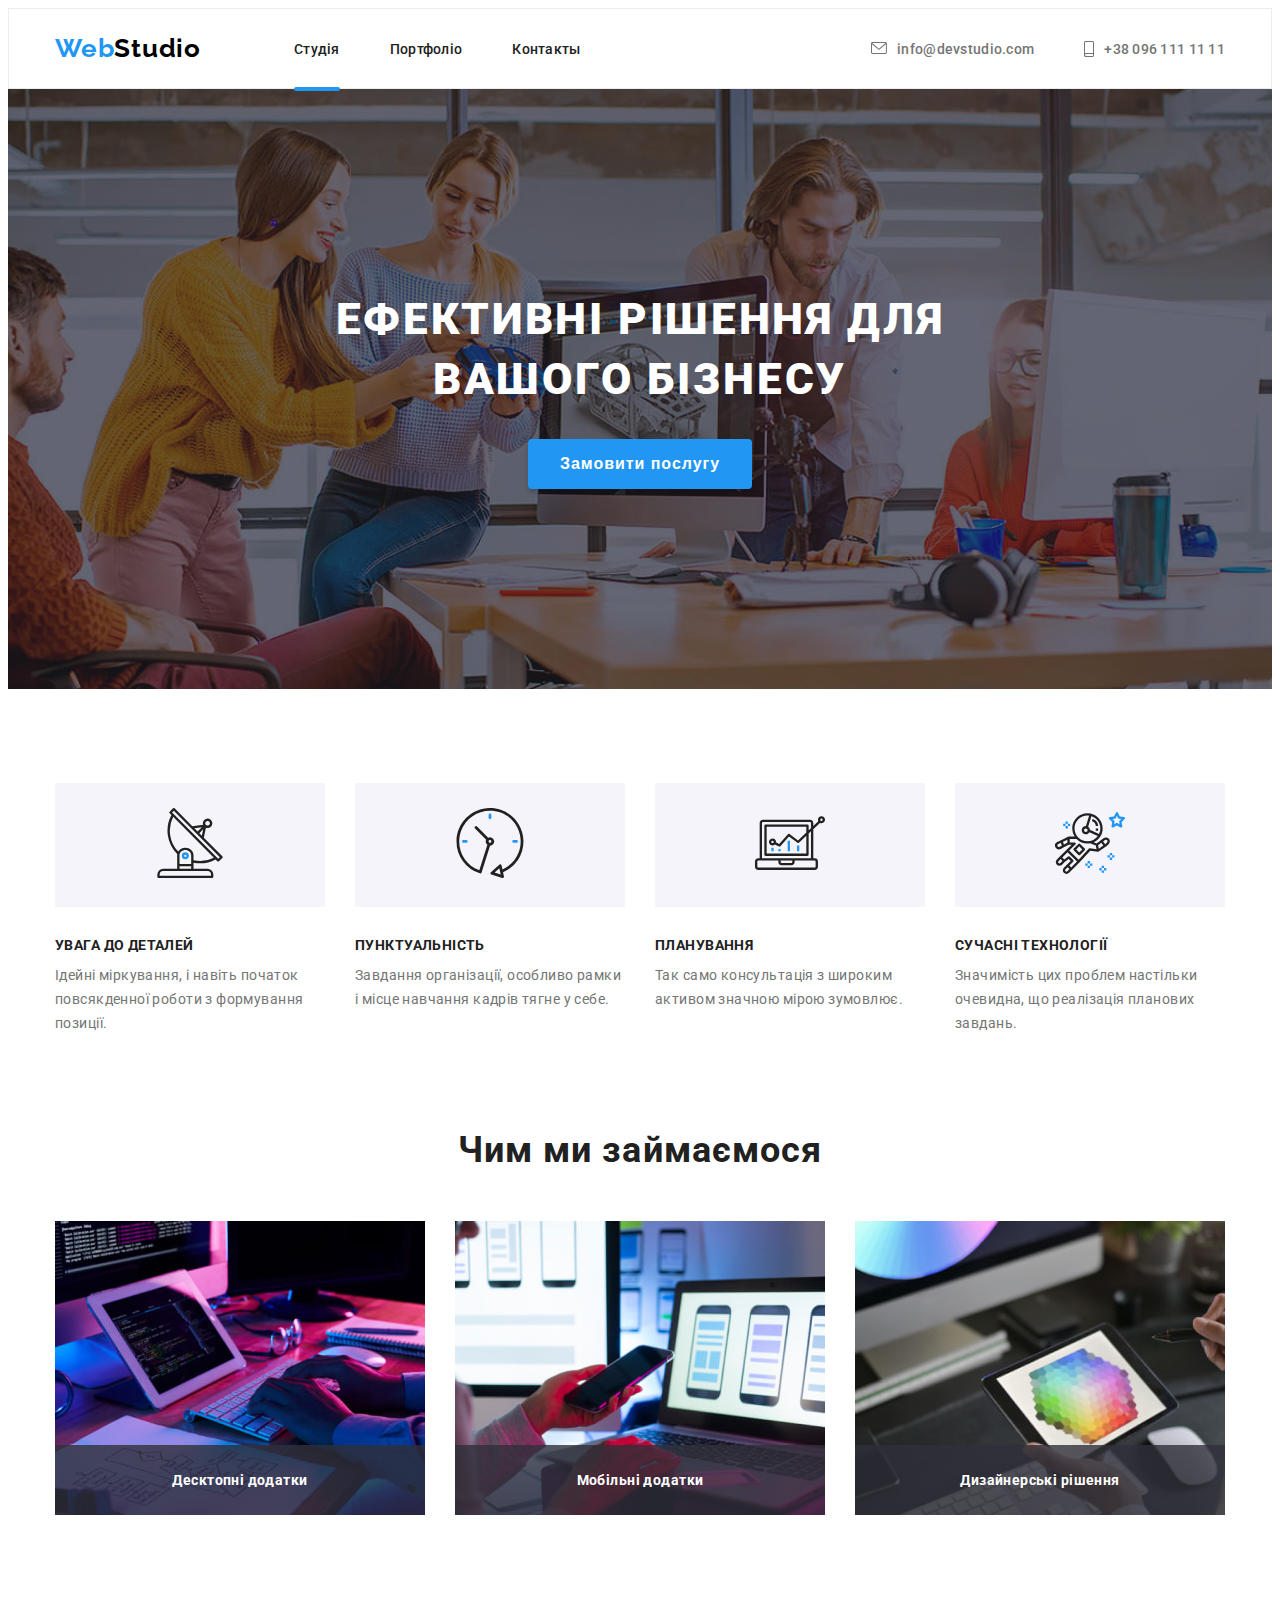
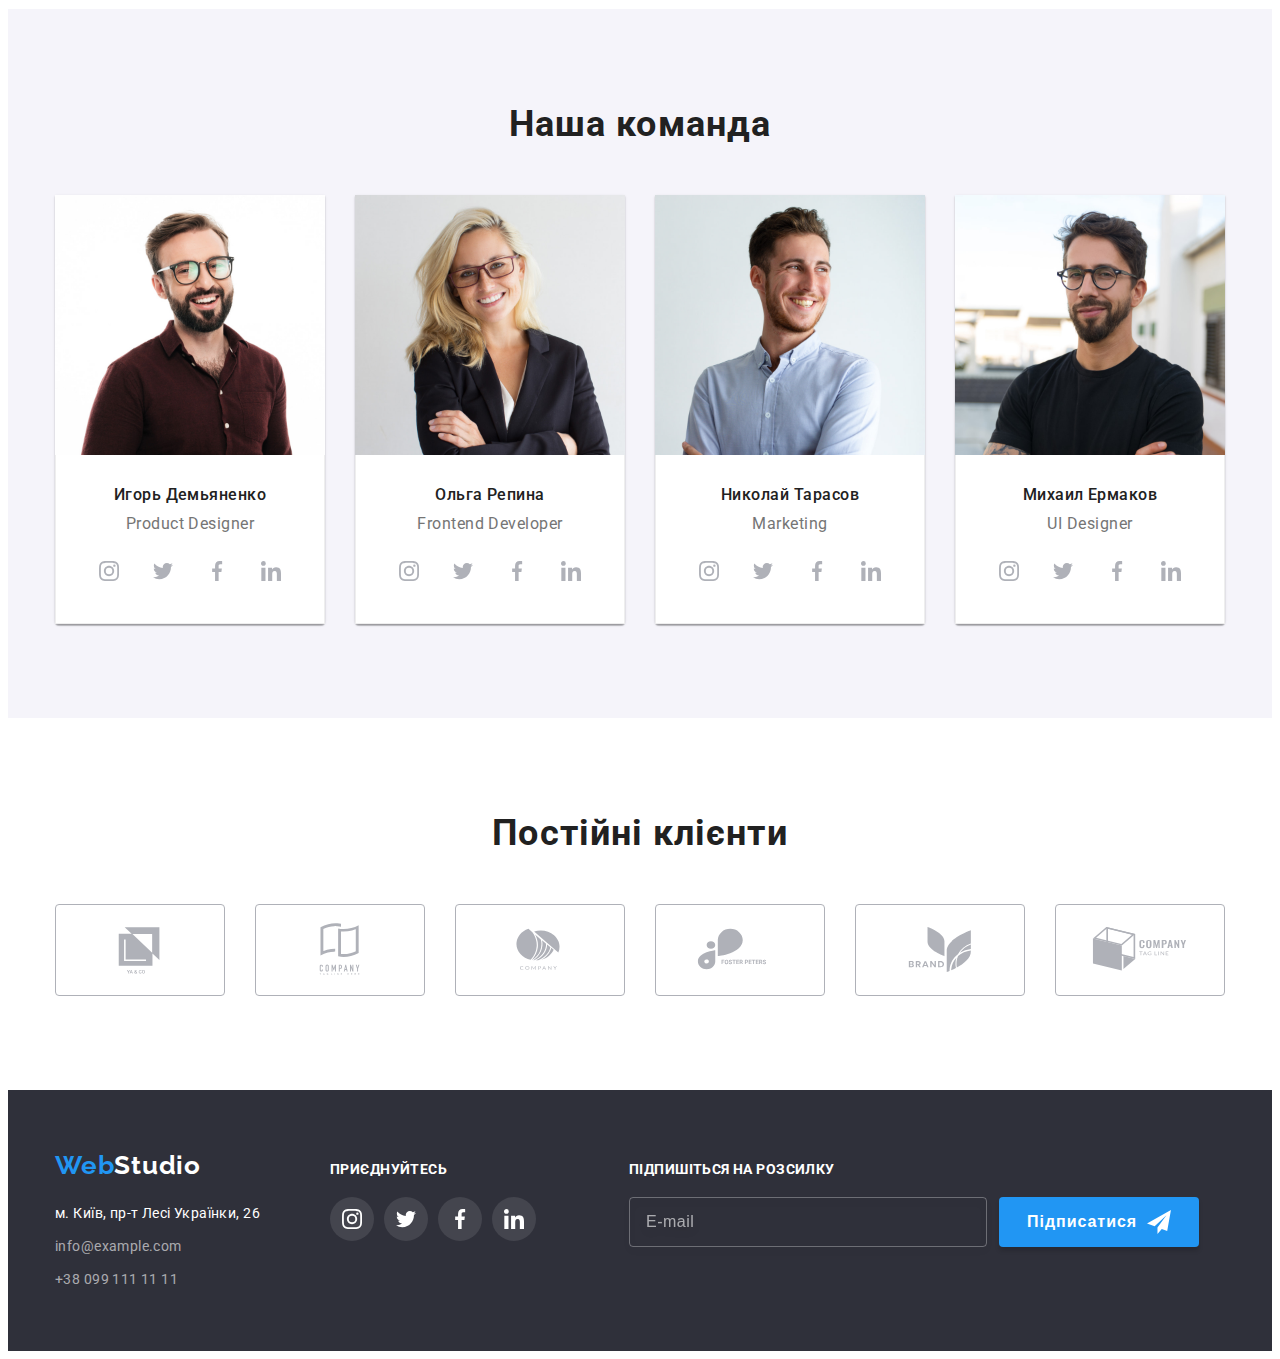
<file: index.html>
<!DOCTYPE html>
<html lang="uk">
  <head>
    <meta charset="UTF-8" />
    <meta http-equiv="X-UA-Compatible" content="IE=edge" />
    <meta name="viewport" content="width=device-width, initial-scale=1.0" />
    <title>Студія</title>
    <link rel="preconnect" href="https://fonts.googleapis.com" />
    <link rel="preconnect" href="https://fonts.gstatic.com" crossorigin />
    <link
      href="https://fonts.googleapis.com/css2?family=Raleway:wght@700&family=Roboto:wght@400;500;700;900&display=swap"
      rel="stylesheet"
    />
    <!-- Normalize start -->
    <link
      rel="stylesheet"
      href="https://cdnjs.cloudflare.com/ajax/libs/modern-normalize/1.1.0/modern-normalize.min.css"
      integrity="sha512-wpPYUAdjBVSE4KJnH1VR1HeZfpl1ub8YT/NKx4PuQ5NmX2tKuGu6U/JRp5y+Y8XG2tV+wKQpNHVUX03MfMFn9Q=="
      crossorigin="anonymous"
      referrerpolicy="no-referrer"
    />
    <!-- Normalize end -->
    <!-- Animate CSS start -->
    <link
      rel="stylesheet"
      href="https://cdnjs.cloudflare.com/ajax/libs/animate.css/4.1.1/animate.min.css"
    />
    <!-- Animate CSS end -->
    <link rel="stylesheet" href="./css/main.min.css" />
    
  </head>

  <body data-page>
    <!-- Header section studio-->
    <header class="header data-header">
      <div class="container header-container">
        <a class="logo" href="./index.html" lang="en"
          >Web<span class="logo__span">Studio</span></a
        >
        <nav class="nav">
          <ul class="nav__list">
            <li class="nav__item">
              <a class="nav__link header-link-current" href="">Студія</a>
            </li>
            <li class="nav__item">
              <a class="nav__link" href="./portfolio.html">Портфоліо</a>
            </li>
            <li class="nav__item">
              <a class="nav__link" href="">Контакты</a>
            </li>
          </ul>
        </nav>
        <ul class="nav__list">
          <li class="nav__item">
            <a class="nav__link--contacts" href="mailto:info@devstudio.com">
              <svg class="nav__icon--left" width="16" height="12">
                <use href="./images/icons/icons.svg#envelope"></use>
              </svg>
              info@devstudio.com</a
            >
          </li>
          <li class="nav__item">
            <a class="nav__link--contacts" href="tel:+380961111111">
              <svg class="nav__icon--right" width="10" height="16">
                <use href="./images/icons/icons.svg#smartphone"></use>
              </svg>
              +38 096 111 11 11</a
            >
          </li>
        </ul>
      </div>
    </header>
    <!-- Main section studio-->
    <main class="main">
      <!-- Section Hero -->
      <section class="hero">
        <div class="container header-container hero__container">
          <h1 class="hero__title">
            ЕФЕКТИВНІ РІШЕННЯ ДЛЯ <br />
            ВАШОГО БІЗНЕСУ
          </h1>
          <button class="hero__btn animate__animated animate__swing" type="button" data-modal-open>
            Замовити послугу
          </button>
        </div>
      </section>
      <!-- Section Benefits -->
      <section class="benefits">
        <div class="benefits__container">
          <ul class="benefits__list">
            <li class="benefits__item">
              <a
                class="benefits__link"
                href=""
                target="_blank"
                rel="noopener noreferrer"
                aria-label="antenna"
              >
                <svg class="benefits__icon" width="70" height="70">
                  <use href="./images/icons/icons.svg#antenna"></use>
                </svg>
              </a>
            </li>
            <li class="benefits__item">
              <a
                class="benefits__link"
                href=""
                target="_blank"
                rel="noopener noreferrer"
                aria-label="clock"
              >
                <svg class="benefits__icon" width="70" height="70">
                  <use href="./images/icons/icons.svg#clock"></use>
                </svg>
              </a>
            </li>
            <li class="benefits__item">
              <a
                class="benefits__link"
                href=""
                target="_blank"
                rel="noopener noreferrer"
                aria-label="diagram"
              >
                <svg class="benefits__icon" width="70" height="70">
                  <use href="./images/icons/icons.svg#diagram"></use>
                </svg>
              </a>
            </li>
            <li class="benefits__item">
              <a
                class="benefits__link"
                href=""
                target="_blank"
                rel="noopener noreferrer"
                aria-label="astronaut"
              >
                <svg class="benefits__icon" width="70" height="70">
                  <use href="./images/icons/icons.svg#astronaut"></use>
                </svg>
              </a>
            </li>
          </ul>
        </div>
        <div class="container">
          <ul class="description">
            <li class="description__item">
              <div class="description__box">
                <h3 class="description__title--bottom">УВАГА ДО ДЕТАЛЕЙ</h3>
                <p class="description__text">
                  Ідейні міркування, і навіть початок повсякденної роботи з формування позиції.
                </p>
              </div>
            </li>
            <li class="description__item">
              <div class="description__box">
                <h3 class="description__title--bottom">ПУНКТУАЛЬНІСТЬ</h3>
                <p class="description__text">
                  Завдання організації, особливо рамки і місце навчання кадрів тягне у себе.
                </p>
              </div>
            </li>
            <li class="description__item">
              <div class="description__box">
                <h3 class="description__title--bottom">ПЛАНУВАННЯ</h3>
                <p class="description__text">
                  Так само консультація з широким активом значною мірою зумовлює.
                </p>
              </div>
            </li>
            <li class="description__item">
              <div class="description__box">
                <h3 class="description__title--bottom">СУЧАСНІ ТЕХНОЛОГІЇ</h3>
                <p class="description__text">
                  Значимість цих проблем настільки очевидна, що реалізація планових завдань.
                </p>
              </div>
            </li>
          </ul>
        </div>
      </section>
      <!-- Section About -->
      <section class="about">
        <div class="container">
          <h2 class="about__title--indent">Чим ми займаємося</h2>
          <ul class="about__list">
            <li class="about__item">
              <img
                class="about__img"
                src="images/section3/img-box1.jpg"
                alt="работа за компьютером"
                width="370"
                height="294"
              />
              <div class="about__container">
                <h3 class="about__title">Десктопні додатки</h3>
              </div>
            </li>
            <li class="about__item">
              <img
                class="about__img"
                src="images/section3/img-box2.jpg"
                alt="работа за ноутбуком"
                width="370"
                height="294"
              />
              <div class="about__container">
                <h3 class="about__title">Мобільні додатки</h3>
              </div>
            </li>
            <li class="about__item">
              <img
                class="about__img"
                src="images/section3/img-box3.jpg"
                alt="работа за планшетом"
                width="370"
                height="294"
              />
              <div class="about__container">
                <h3 class="about__title">Дизайнерські рішення</h3>
              </div>
            </li>
          </ul>
        </div>
      </section>
      <!-- Section Team -->
      <section class="team">
        <div class="container">
          <h2 class="about__title--indent">Наша команда</h2>
          <ul class="team__list">
            <li class="team__item">
              <img
                class="team__img"
                src="images/section4/img1.jpg"
                alt="Игорь Демьяненко"
                width="270"
                height="260"
              />
              <div class="team-wrapper">
                <h3 class="team-wrapper__title--indent">Игорь Демьяненко</h3>
                <p class="team-wrapper__text--indent" lang="en">Product Designer</p>
                <ul class="socials">
                  <li class="socials__item">
                    <a
                      class="socials__link"
                      href=""
                      target="_blank"
                      rel="noopener noreferrer"
                      aria-label="instagram"
                    >
                      <svg class="socials__icon" width="20" height="20">
                        <use href="./images/icons/icons.svg#instagram"></use>
                      </svg>
                    </a>
                  </li>
                  <li class="socials__item">
                    <a
                      class="socials__link"
                      href=""
                      target="_blank"
                      rel="noopener noreferrer"
                      aria-label="twitter"
                    >
                      <svg class="socials__icon" width="20" height="20">
                        <use href="./images/icons/icons.svg#twitter"></use>
                      </svg>
                    </a>
                  </li>
                  <li class="socials__item">
                    <a
                      class="socials__link"
                      href=""
                      target="_blank"
                      rel="noopener noreferrer"
                      aria-label="facebook"
                    >
                      <svg class="socials__icon" width="20" height="20">
                        <use href="./images/icons/icons.svg#facebook"></use>
                      </svg>
                    </a>
                  </li>
                  <li class="socials__item">
                    <a
                      class="socials__link"
                      href=""
                      target="_blank"
                      rel="noopener noreferrer"
                      aria-label="linkedin"
                    >
                      <svg class="socials__icon" width="20" height="20">
                        <use href="./images/icons/icons.svg#linkedin"></use>
                      </svg>
                    </a>
                  </li>
                </ul>
              </div>
            </li>
            <li class="team__item">
              <img
                class="team__img"
                src="images/section4/img2.jpg"
                alt="Ольга Репина"
                width="270"
                height="260"
              />
              <div class="team-wrapper">
                <h3 class="team-wrapper__title--indent">Ольга Репина</h3>
                <p class="team-wrapper__text--indent" lang="en">Frontend Developer</p>
                <ul class="socials">
                  <li class="socials__item">
                    <a
                      class="socials__link"
                      href=""
                      target="_blank"
                      rel="noopener noreferrer"
                      aria-label="instagram"
                    >
                      <svg class="socials__icon" width="20" height="20">
                        <use href="./images/icons/icons.svg#instagram"></use>
                      </svg>
                    </a>
                  </li>
                  <li class="socials__item">
                    <a
                      class="socials__link"
                      href=""
                      target="_blank"
                      rel="noopener noreferrer"
                      aria-label="twitter"
                    >
                      <svg class="socials__icon" width="20" height="20">
                        <use href="./images/icons/icons.svg#twitter"></use>
                      </svg>
                    </a>
                  </li>
                  <li class="socials__item">
                    <a
                      class="socials__link"
                      href=""
                      target="_blank"
                      rel="noopener noreferrer"
                      aria-label="facebook"
                    >
                      <svg class="socials__icon" width="20" height="20">
                        <use href="./images/icons/icons.svg#facebook"></use>
                      </svg>
                    </a>
                  </li>
                  <li class="socials__item">
                    <a
                      class="socials__link"
                      href=""
                      target="_blank"
                      rel="noopener noreferrer"
                      aria-label="linkedin"
                    >
                      <svg class="socials__icon" width="20" height="20">
                        <use href="./images/icons/icons.svg#linkedin"></use>
                      </svg>
                    </a>
                  </li>
                </ul>
              </div>
            </li>
            <li class="team__item">
              <img
                class="team__img"
                src="images/section4/img3.jpg"
                alt="Николай Тарасов"
                width="270"
                height="260"
              />
              <div class="team-wrapper">
                <h3 class="team-wrapper__title--indent">Николай Тарасов</h3>
                <p class="team-wrapper__text--indent" lang="en">Marketing</p>
                <ul class="socials">
                  <li class="socials__item">
                    <a
                      class="socials__link"
                      href=""
                      target="_blank"
                      rel="noopener noreferrer"
                      aria-label="instagram"
                    >
                      <svg class="socials__icon" width="20" height="20">
                        <use href="./images/icons/icons.svg#instagram"></use>
                      </svg>
                    </a>
                  </li>
                  <li class="socials__item">
                    <a
                      class="socials__link"
                      href=""
                      target="_blank"
                      rel="noopener noreferrer"
                      aria-label="twitter"
                    >
                      <svg class="socials__icon" width="20" height="20">
                        <use href="./images/icons/icons.svg#twitter"></use>
                      </svg>
                    </a>
                  </li>
                  <li class="socials__item">
                    <a
                      class="socials__link"
                      href=""
                      target="_blank"
                      rel="noopener noreferrer"
                      aria-label="facebook"
                    >
                      <svg class="socials__icon" width="20" height="20">
                        <use href="./images/icons/icons.svg#facebook"></use>
                      </svg>
                    </a>
                  </li>
                  <li class="socials__item">
                    <a
                      class="socials__link"
                      href=""
                      target="_blank"
                      rel="noopener noreferrer"
                      aria-label="linkedin"
                    >
                      <svg class="socials__icon" width="20" height="20">
                        <use href="./images/icons/icons.svg#linkedin"></use>
                      </svg>
                    </a>
                  </li>
                </ul>
              </div>
            </li>
            <li class="team__item">
              <img
                class="team__img"
                src="images/section4/img4.jpg"
                alt="Михаил Ермаков"
                width="270"
                height="260"
              />
              <div class="team-wrapper">
                <h3 class="team-wrapper__title--indent">Михаил Ермаков</h3>
                <p class="team-wrapper__text--indent" lang="en">UI Designer</p>
                <ul class="socials">
                  <li class="socials__item">
                    <a
                      class="socials__link"
                      href=""
                      target="_blank"
                      rel="noopener noreferrer"
                      aria-label="instagram"
                    >
                      <svg class="socials__icon" width="20" height="20">
                        <use href="./images/icons/icons.svg#instagram"></use>
                      </svg>
                    </a>
                  </li>
                  <li class="socials__item">
                    <a
                      class="socials__link"
                      href=""
                      target="_blank"
                      rel="noopener noreferrer"
                      aria-label="twitter"
                    >
                      <svg class="socials__icon" width="20" height="20">
                        <use href="./images/icons/icons.svg#twitter"></use>
                      </svg>
                    </a>
                  </li>
                  <li class="socials__item">
                    <a
                      class="socials__link"
                      href=""
                      target="_blank"
                      rel="noopener noreferrer"
                      aria-label="facebook"
                    >
                      <svg class="socials__icon" width="20" height="20">
                        <use href="./images/icons/icons.svg#facebook"></use>
                      </svg>
                    </a>
                  </li>
                  <li class="socials__item">
                    <a
                      class="socials__link"
                      href=""
                      target="_blank"
                      rel="noopener noreferrer"
                      aria-label="linkedin"
                    >
                      <svg class="socials__icon" width="20" height="20">
                        <use href="./images/icons/icons.svg#linkedin"></use>
                      </svg>
                    </a>
                  </li>
                </ul>
              </div>
            </li>
          </ul>
        </div>
      </section>
      <!-- Section Clients -->
      <section class="clients">
        <div class="clients__conteiner">
          <h2 class="clients__title--indent">Постійні клієнти</h2>
          <ul class="clients__list">
            <li class="clients__item">
              <a
                class="clients__link"
                href=""
                target="_blank"
                rel="noopener noreferrer"
                aria-label="logo"
              >
                <svg class="clients__icon" width="106" height="60">
                  <use href="./images/icons/icons.svg#logo"></use>
                </svg>
              </a>
            </li>
            <li class="clients__item">
              <a
                class="clients__link"
                href=""
                target="_blank"
                rel="noopener noreferrer"
                aria-label="logo1"
              >
                <svg class="clients__icon" width="106" height="60">
                  <use href="./images/icons/icons.svg#logo1"></use>
                </svg>
              </a>
            </li>
            <li class="clients__item">
              <a
                class="clients__link"
                href=""
                target="_blank"
                rel="noopener noreferrer"
                aria-label="logo2"
              >
                <svg class="clients__icon" width="106" height="60">
                  <use href="./images/icons/icons.svg#logo2"></use>
                </svg>
              </a>
            </li>
            <li class="clients__item">
              <a
                class="clients__link"
                href=""
                target="_blank"
                rel="noopener noreferrer"
                aria-label="logo3"
              >
                <svg class="clients__icon" width="106" height="60">
                  <use href="./images/icons/icons.svg#logo3"></use>
                </svg>
              </a>
            </li>
            <li class="clients__item">
              <a
                class="clients__link"
                href=""
                target="_blank"
                rel="noopener noreferrer"
                aria-label="logo4"
              >
                <svg class="clients__icon" width="106" height="60">
                  <use href="./images/icons/icons.svg#logo4"></use>
                </svg>
              </a>
            </li>
            <li class="clients__item">
              <a
                class="clients__link"
                href=""
                target="_blank"
                rel="noopener noreferrer"
                aria-label="logo5"
              >
                <svg class="clients__icon" width="106" height="60">
                  <use href="./images/icons/icons.svg#logo5"></use>
                </svg>
              </a>
            </li>
          </ul>
        </div>
      </section>
    </main>
    <!-- Footer section-->
    <footer class="contacts">
      <div class="container contacts__container">
        <div class="addres">
          <a class="addres__link--wrap" href="" lang="en"
            >Web<span class="addres__span">Studio</span></a
          >
          <address class="addres__wrap">
            <ul class="addres__list">
              <li class="addres__item">
                <a
                  class="addres__link--color"
                  href="https://goo.gl/maps/WVLapYZfEZGpbT3C7"
                  target="_blank"
                  rel="noopener noreferrer"
                  >м. Київ, пр-т Лесі Українки, 26</a
                >
              </li>
              <li class="addres__item">
                <a class="addres__link" href="mailto:info@example.com">info@example.com</a>
              </li>
              <li class="addres__item">
                <a class="addres__link" href="tel:+380991111111">+38 099 111 11 11</a>
              </li>
            </ul>
          </address>
        </div>
        <div class="invitation">
          <h3 class="invitation__title">приєднуйтесь</h3>
          <ul class="invitation__list">
            <li class="invitation__item">
              <a
                class="invitation__link"
                href=""
                target="_blank"
                rel="noopener noreferrer"
                aria-label="instagram"
              >
                <svg width="20" height="20">
                  <use href="./images/icons/icons.svg#instagram1"></use>
                </svg>
              </a>
            </li>
            <li class="invitation__item">
              <a
                class="invitation__link"
                href=""
                target="_blank"
                rel="noopener noreferrer"
                aria-label="twitter"
              >
                <svg width="20" height="20">
                  <use href="./images/icons/icons.svg#twitter1"></use>
                </svg>
              </a>
            </li>
            <li class="invitation__item">
              <a
                class="invitation__link"
                href=""
                target="_blank"
                rel="noopener noreferrer"
                aria-label="facebook"
              >
                <svg width="20" height="20">
                  <use href="./images/icons/icons.svg#facebook1"></use>
                </svg>
              </a>
            </li>
            <li class="invitation__item">
              <a
                class="invitation__link"
                href=""
                target="_blank"
                rel="noopener noreferrer"
                aria-label="linkedin"
              >
                <svg width="20" height="20">
                  <use href="./images/icons/icons.svg#linkedin1"></use>
                </svg>
              </a>
            </li>
          </ul>
        </div>
        <div class="footer-form--container" role="group">
          <form class="footer-form__wrap" action="">
            <h3 class="footer-form__title">Підпишіться на розсилку</h3>
            <div class="footer-form__container--group">
              <label class="footer-form__label" for="email-footer" type="email">
                <input
                  class="footer-form__input"
                  type="text"
                  id="email-footer"
                  placeholder="E-mail"
                  required
                  minlength="4"
                />
                <svg class="footer-form__icon" width="20" height="20">
                  <use
                    class="footer-form__icon--warning"
                    href="./images/icons/icons.svg#warning"
                  ></use>
                  <use
                    class="footer-form__icon--success"
                    href="./images/icons/icons.svg#check-circle"
                  ></use>
                </svg>
              </label>
              <button class="button-plane" type="submit">
                Підписатися
                <svg class="button-plane__icon" width="24" height="24">
                  <use href="./images/icons/icons.svg#plane"></use>
                </svg>
              </button>
            </div>
          </form>
        </div>
      </div>
    </footer>

    <!-- Modal window -->
    <div class="backdrop is-hidden" data-modal>
      <div class="modal">
        <button class="modal__btn" data-modal-close>
          <svg class="modal__icon" width="18" height="18">
            <use href="./images/icons/icons.svg#icon-close"></use>
          </svg>
        </button>
        <form class="register-form" action="">
          <strong class="register-form__title">Залиште свої дані, ми вам передзвонимо</strong>
          <div class="register-form__container--group" role="group">
            <label for="user-name" class="register-form__label">
              <span class="register-form__span">Ім'я</span>
              <input type="text" class="register-form__input" id="user-name" required />
              <svg class="register-form__icon" width="18" height="18">
                <use href="./images/icons/icons.svg#name"></use>
              </svg>
            </label>
            <label for="user-phone" class="register-form__label">
              <span class="register-form__span">Телефон</span>
              <input type="tel" class="register-form__input" id="user-phone" required />
              <svg class="register-form__icon" width="18" height="18">
                <use href="./images/icons/icons.svg#phone"></use>
              </svg>
            </label>
            <label for="user-email" class="register-form__label">
              <span class="register-form__span">Пошта</span>
              <input type="email" class="register-form__input" id="user-email" required />
              <svg class="register-form__icon" width="18" height="18">
                <use href="./images/icons/icons.svg#email"></use>
              </svg>
            </label>
            <label for="user-comment" class="register-form__label">
              <span class="register-form__span">Коментар</span>
              <textarea
                class="register-form__textarea"
                name="comment"
                id="user-comment"
                cols=""
                rows=""
                placeholder="Введіть текст"
              ></textarea>
            </label>
          </div>
          <label class="register-form__checkbox" for="user-checkbox">
            <input
              class="register-form__input--checkbox visually-hidden"
              type="checkbox"
              name=""
              id="user-checkbox"
              required
            />
            <svg class="register-form__icon--checkbox" width="16" height="15">
              <use
                class="register-form__icon--uncheck"
                href="./images/icons/icons.svg#uncheck"
              ></use>
              <use class="register-form__icon--check" href="./images/icons/icons.svg#check"></use>
            </svg>
            <span class="register-form__span--checkbox"
              >Погоджуюся з розсилкою та приймаю<a href="" class="register-form__link"
                >Умови договору</a
              ></span
            >
          </label>
          <button class="register-form__button" type="submit">Відправити</button>
        </form>
      </div>
    </div>
    <script src="./js/header-scroll.js"></script>
    <script src="./js/modal.js"></script>
  </body>
</html>
</file>
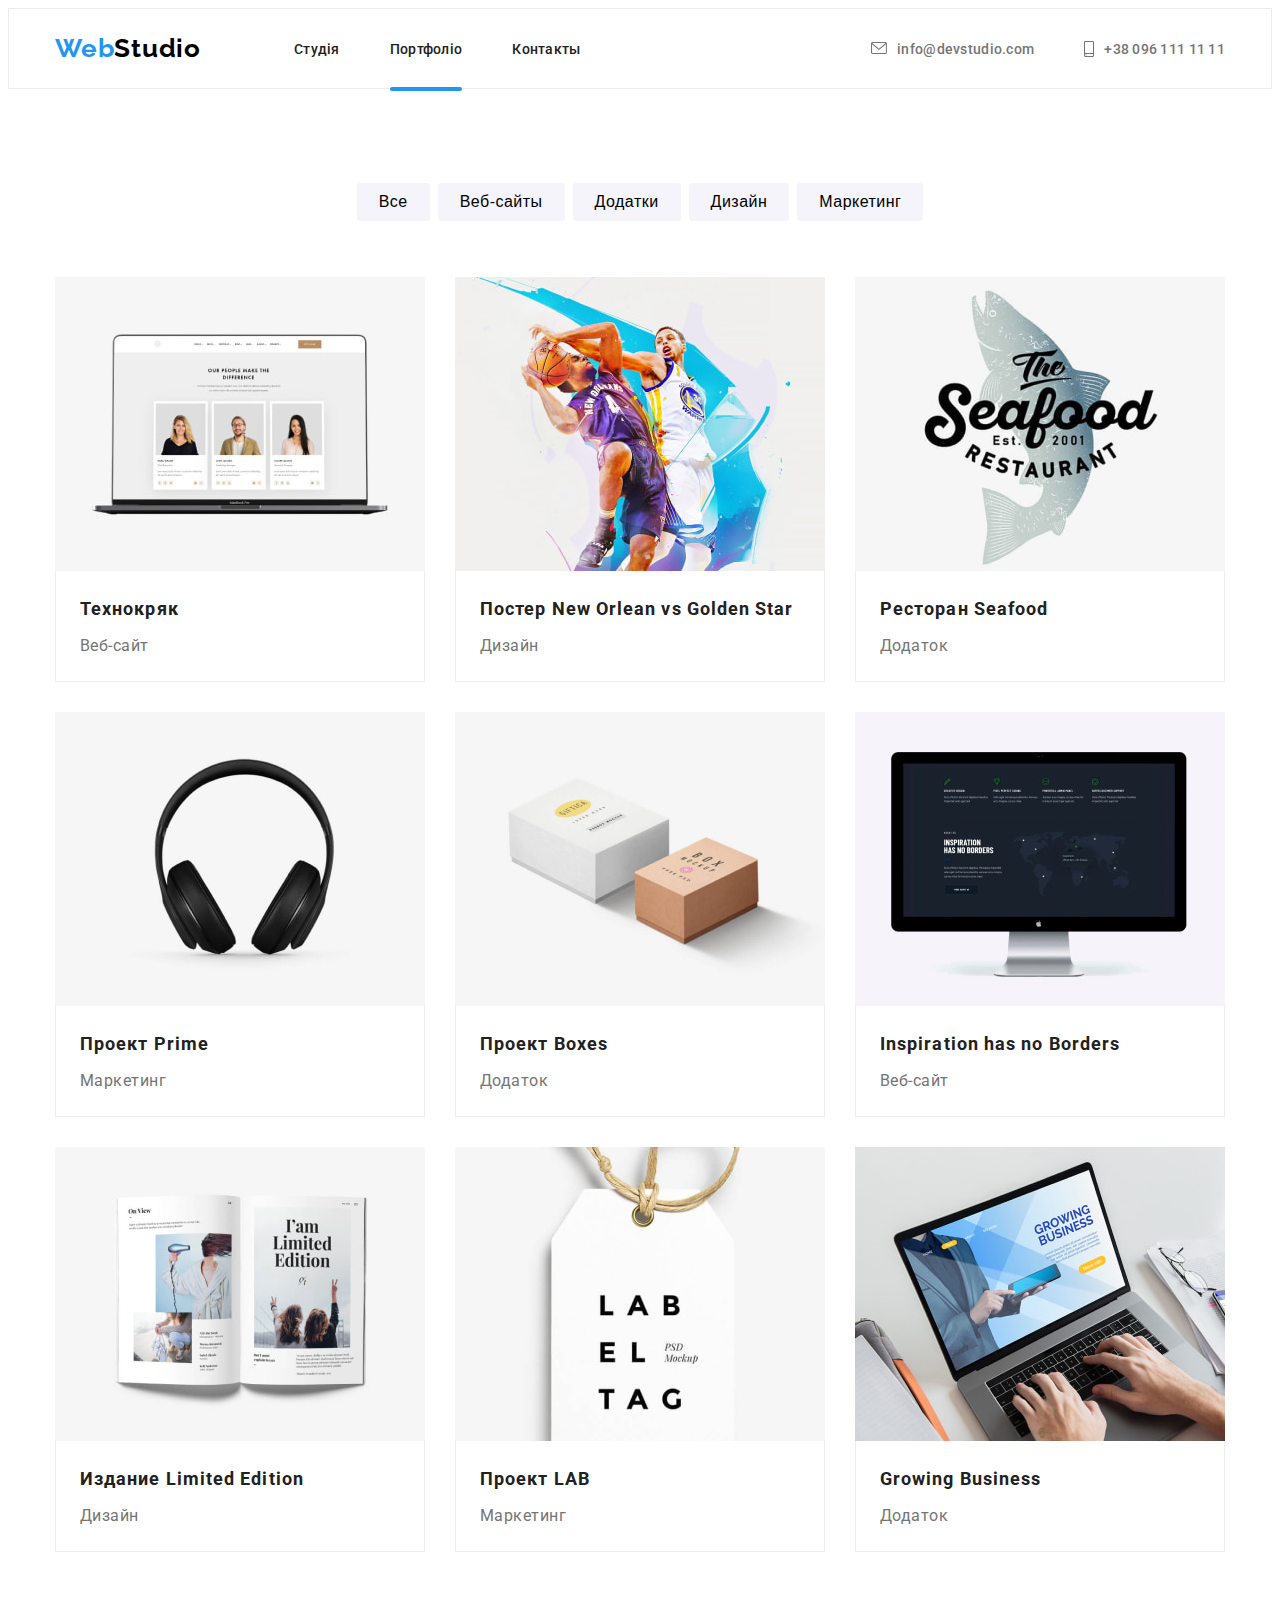
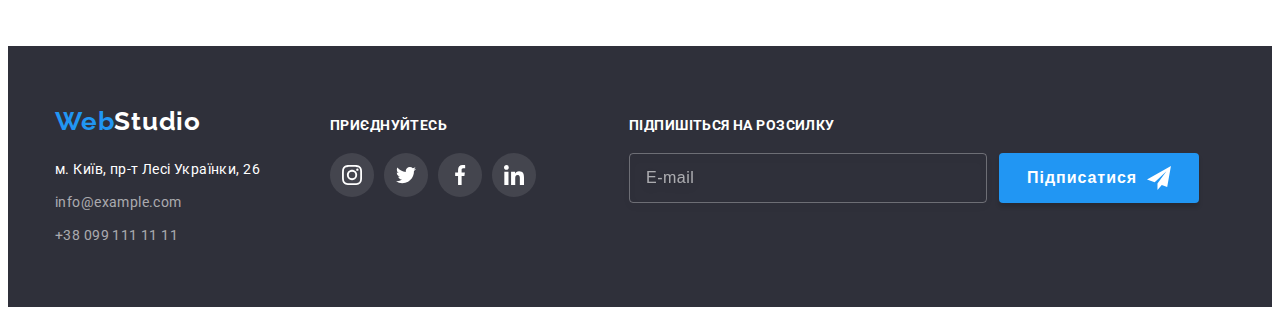
<file: portfolio.html>
<!DOCTYPE html>
<html lang="uk">
  <head>
    <meta charset="UTF-8" />
    <meta http-equiv="X-UA-Compatible" content="IE=edge" />
    <meta name="viewport" content="width=device-width, initial-scale=1.0" />
    <title>Портфоліо</title>
    <link rel="preconnect" href="https://fonts.googleapis.com" />
    <link rel="preconnect" href="https://fonts.gstatic.com" crossorigin />
    <link
      href="https://fonts.googleapis.com/css2?family=Raleway:wght@700&family=Roboto:wght@400;500;700;900&display=swap"
      rel="stylesheet"
    />
    <!-- Normalize start -->
    <link
      rel="stylesheet"
      href="https://cdnjs.cloudflare.com/ajax/libs/modern-normalize/1.1.0/modern-normalize.min.css"
      integrity="sha512-wpPYUAdjBVSE4KJnH1VR1HeZfpl1ub8YT/NKx4PuQ5NmX2tKuGu6U/JRp5y+Y8XG2tV+wKQpNHVUX03MfMFn9Q=="
      crossorigin="anonymous"
      referrerpolicy="no-referrer"
    />
    <!-- Normalize end -->
    <!-- Animate CSS start -->
    <link
      rel="stylesheet"
      href="https://cdnjs.cloudflare.com/ajax/libs/animate.css/4.1.1/animate.min.css"
    />
    <!-- Animate CSS end -->
    <link rel="stylesheet" href="./css/main.min.css" />
  </head>

  <body>
    <!-- Header portfolio-->
    <header class="header">
      <div class="container header-container">
        <a class="logo" href="./portfolio.html" lang="en"
          >Web<span class="logo__span">Studio</span></a
        >
        <nav class="nav">
          <ul class="nav__list">
            <li class="nav__item">
              <a class="nav__link" href="./index.html">Студія</a>
            </li>
            <li class="nav__item">
              <a class="nav__link header-link-current" href="">Портфоліо</a>
            </li>
            <li class="nav__item">
              <a class="nav__link" href="">Контакты</a>
            </li>
          </ul>
        </nav>
        <ul class="nav__list">
          <li class="nav__item">
            <a class="nav__link--contacts" href="mailto:info@devstudio.com">
              <svg class="nav__icon--left" width="16" height="12">
                <use href="./images/icons/icons.svg#envelope"></use>
              </svg>
              info@devstudio.com</a
            >
          </li>
          <li class="nav__item">
            <a class="nav__link--contacts" href="tel:+380961111111">
              <svg class="nav__icon--right" width="10" height="16">
                <use href="./images/icons/icons.svg#smartphone"></use>
              </svg>
              +38 096 111 11 11</a
            >
          </li>
        </ul>
      </div>
    </header>
    <!-- Main section portfolio-->
    <main>
      <section class="portfolio">
        <div class="container">
          <h1 class="visually-hidden">Портфоліо</h1>
          <ul class="filters">
            <li class="filters__item">
              <button
                type="button"
                class="filters__button animate__animated animate__bounce animate__slow"
              >
                Все
              </button>
            </li>
            <li class="filters__item">
              <button
                type="button"
                class="filters__button animate__animated animate__bounce animate__slow"
              >
                Веб-сайты
              </button>
            </li>
            <li class="filters__item">
              <button
                type="button"
                class="filters__button animate__animated animate__bounce animate__slow"
              >
                Додатки
              </button>
            </li>
            <li class="filters__item">
              <button
                type="button"
                class="filters__button animate__animated animate__bounce animate__slow"
              >
                Дизайн
              </button>
            </li>
            <li class="filters__item">
              <button
                type="button"
                class="filters__button animate__animated animate__bounce animate__slow"
              >
                Маркетинг
              </button>
            </li>
          </ul>
          <ul class="project">
            <li class="project__item">
              <a href="" class="project__link">
                <div class="overlay">
                  <img
                    class="overlay__img"
                    src="imaiges/portfolio/img.jpg"
                    alt="Технокряк"
                    width="370"
                    height="294"
                  />
                  <div class="overlay__container">
                    <p class="overlay__text">
                      Ресурс пропонує комплексні пропозиції з різним рівнем функціоналу та сервісів.
                      Все це дозволить відвідувачу отримати вичерпні відомості про компанію чи
                      приватну особу.
                    </p>
                  </div>
                </div>
                <div class="representation">
                  <h2 class="representation__title">Технокряк</h2>
                  <p class="representation__text">Веб-сайт</p>
                </div>
              </a>
            </li>
            <li class="project__item">
              <a href="" class="project__link">
                <div class="overlay">
                  <img
                    class="overlay__img"
                    src="imaiges/portfolio/img2.jpg"
                    alt="Постер New Orlean vs Golden Star"
                    width="370"
                    height="294"
                  />
                  <div class="overlay__container">
                    <p class="overlay__text">
                      Ресурс пропонує комплексні пропозиції з різним рівнем функціоналу та сервісів.
                      Все це дозволить відвідувачу отримати вичерпні відомості про компанію чи
                      приватну особу.
                    </p>
                  </div>
                </div>
                <div class="representation">
                  <h2 class="representation__title" lang="en">Постер New Orlean vs Golden Star</h2>
                  <p class="representation__text">Дизайн</p>
                </div>
              </a>
            </li>
            <li class="project__item">
              <a href="" class="project__link">
                <div class="overlay">
                  <img
                    class="overlay__img"
                    src="imaiges/portfolio/img3.jpg"
                    alt="Ресторан Seafood"
                    width="370"
                    height="294"
                  />
                  <div class="overlay__container">
                    <p class="overlay__text">
                      Ресурс пропонує комплексні пропозиції з різним рівнем функціоналу та сервісів.
                      Все це дозволить відвідувачу отримати вичерпні відомості про компанію чи
                      приватну особу.
                    </p>
                  </div>
                </div>
                <div class="representation">
                  <h2 class="representation__title" lang="en">Ресторан Seafood</h2>
                  <p class="representation__text">Додаток</p>
                </div>
              </a>
            </li>
            <li class="project__item">
              <a href="" class="project__link">
                <div class="overlay">
                  <img
                    class="overlay__img"
                    src="imaiges/portfolio/img4.jpg"
                    alt="Проект Prime"
                    width="370"
                    height="294"
                  />
                  <div class="overlay__container">
                    <p class="overlay__text">
                      Ресурс пропонує комплексні пропозиції з різним рівнем функціоналу та сервісів.
                      Все це дозволить відвідувачу отримати вичерпні відомості про компанію чи
                      приватну особу.
                    </p>
                  </div>
                </div>
                <div class="representation">
                  <h2 class="representation__title" lang="en">Проект Prime</h2>
                  <p class="representation__text">Маркетинг</p>
                </div>
              </a>
            </li>
            <li class="project__item">
              <a href="" class="project__link">
                <div class="overlay">
                  <img
                    class="overlay__img"
                    src="imaiges/portfolio/img5.jpg"
                    alt="Проект Boxes"
                    width="370"
                    height="294"
                  />
                  <div class="overlay__container">
                    <p class="overlay__text">
                      Ресурс пропонує комплексні пропозиції з різним рівнем функціоналу та сервісів.
                      Все це дозволить відвідувачу отримати вичерпні відомості про компанію чи
                      приватну особу.
                    </p>
                  </div>
                </div>
                <div class="representation">
                  <h2 class="representation__title" lang="en">Проект Boxes</h2>
                  <p class="representation__text">Додаток</p>
                </div>
              </a>
            </li>
            <li class="project__item">
              <a href="" class="project__link">
                <div class="overlay">
                  <img
                    class="overlay__img"
                    src="imaiges/portfolio/img6.jpg"
                    alt="Inspiration has no Borders"
                    width="370"
                    height="294"
                  />
                  <div class="overlay__container">
                    <p class="overlay__text">
                      Ресурс пропонує комплексні пропозиції з різним рівнем функціоналу та сервісів.
                      Все це дозволить відвідувачу отримати вичерпні відомості про компанію чи
                      приватну особу.
                    </p>
                  </div>
                </div>
                <div class="representation">
                  <h2 class="representation__title" lang="en">Inspiration has no Borders</h2>
                  <p class="representation__text">Веб-сайт</p>
                </div>
              </a>
            </li>
            <li class="project__item">
              <a href="" class="project__link">
                <div class="overlay">
                  <img
                    class="overlay__img"
                    src="imaiges/portfolio/img7.jpg"
                    alt="Издание Limited Edition"
                    width="370"
                    height="294"
                  />
                  <div class="overlay__container">
                    <p class="overlay__text">
                      Ресурс пропонує комплексні пропозиції з різним рівнем функціоналу та сервісів.
                      Все це дозволить відвідувачу отримати вичерпні відомості про компанію чи
                      приватну особу.
                    </p>
                  </div>
                </div>
                <div class="representation">
                  <h2 class="representation__title" lang="en">Издание Limited Edition</h2>
                  <p class="representation__text text-reset">Дизайн</p>
                </div>
              </a>
            </li>
            <li class="project__item">
              <a href="" class="project__link">
                <div class="overlay">
                  <img
                    class="overlay__img"
                    src="imaiges/portfolio/img8.jpg"
                    alt="Проект LAB"
                    width="370"
                    height="294"
                  />
                  <div class="overlay__container">
                    <p class="overlay__text">
                      РРесурс пропонує комплексні пропозиції з різним рівнем функціоналу та
                      сервісів. Все це дозволить відвідувачу отримати вичерпні відомості про
                      компанію чи приватну особу.
                    </p>
                  </div>
                </div>
                <div class="representation">
                  <h2 class="representation__title" lang="en">Проект LAB</h2>
                  <p class="representation__text text-reset">Маркетинг</p>
                </div>
              </a>
            </li>
            <li class="project__item">
              <a href="" class="project__link">
                <div class="overlay">
                  <img
                    class="overlay__img"
                    src="imaiges/portfolio/img9.jpg"
                    alt="Growing Business"
                    width="370"
                    height="294"
                  />
                  <div class="overlay__container">
                    <p class="overlay__text">
                      Ресурс пропонує комплексні пропозиції з різним рівнем функціоналу та сервісів.
                      Все це дозволить відвідувачу отримати вичерпні відомості про компанію чи
                      приватну особу.
                    </p>
                  </div>
                </div>
                <div class="representation">
                  <h2 class="representation__title" lang="en">Growing Business</h2>
                  <p class="representation__text text-reset">Додаток</p>
                </div>
              </a>
            </li>
          </ul>
        </div>
      </section>
    </main>
    <!-- Footer -->
    <footer class="contacts">
      <div class="container contacts__container">
        <div class="addres">
          <a class="addres__link--wrap" href="" lang="en"
            >Web<span class="addres__span">Studio</span></a
          >
          <address class="addres__wrap">
            <ul class="addres__list">
              <li class="addres__item">
                <a
                  class="addres__link--color"
                  href="https://goo.gl/maps/WVLapYZfEZGpbT3C7"
                  target="_blank"
                  rel="noopener noreferrer"
                  >м. Київ, пр-т Лесі Українки, 26</a
                >
              </li>
              <li class="addres__item">
                <a class="addres__link" href="mailto:info@example.com">info@example.com</a>
              </li>
              <li class="addres__item">
                <a class="addres__link" href="tel:+380991111111">+38 099 111 11 11</a>
              </li>
            </ul>
          </address>
        </div>
        <div class="invitation">
          <h3 class="invitation__title">приєднуйтесь</h3>
          <ul class="invitation__list">
            <li class="invitation__item">
              <a
                class="invitation__link"
                href=""
                target="_blank"
                rel="noopener noreferrer"
                aria-label="instagram"
              >
                <svg width="20" height="20">
                  <use href="./images/icons/icons.svg#instagram1"></use>
                </svg>
              </a>
            </li>
            <li class="invitation__item">
              <a
                class="invitation__link"
                href=""
                target="_blank"
                rel="noopener noreferrer"
                aria-label="twitter"
              >
                <svg width="20" height="20">
                  <use href="./images/icons/icons.svg#twitter1"></use>
                </svg>
              </a>
            </li>
            <li class="invitation__item">
              <a
                class="invitation__link"
                href=""
                target="_blank"
                rel="noopener noreferrer"
                aria-label="facebook"
              >
                <svg width="20" height="20">
                  <use href="./images/icons/icons.svg#facebook1"></use>
                </svg>
              </a>
            </li>
            <li class="invitation__item">
              <a
                class="invitation__link"
                href=""
                target="_blank"
                rel="noopener noreferrer"
                aria-label="linkedin"
              >
                <svg width="20" height="20">
                  <use href="./images/icons/icons.svg#linkedin1"></use>
                </svg>
              </a>
            </li>
          </ul>
        </div>
        <div class="footer-form--container" role="group">
          <form class="footer-form__wrap" action="">
            <h3 class="footer-form__title">Підпишіться на розсилку</h3>
            <div class="footer-form__container--group">
              <label class="footer-form__label" for="email-footer" type="email">
                <input
                  class="footer-form__input"
                  type="text"
                  id="email-footer"
                  placeholder="E-mail"
                  required
                  minlength="4"
                />
                <svg class="footer-form__icon" width="20" height="20">
                  <use
                    class="footer-form__icon--warning"
                    href="./images/icons/icons.svg#warning"
                  ></use>
                  <use
                    class="footer-form__icon--success"
                    href="./images/icons/icons.svg#check-circle"
                  ></use>
                </svg>
              </label>
              <button class="button-plane" type="submit">
                Підписатися
                <svg class="button-plane__icon" width="24" height="24">
                  <use href="./images/icons/icons.svg#plane"></use>
                </svg>
              </button>
            </div>
          </form>
        </div>
      </div>
    </footer>
  </body>
</html>
</file>
<file: css/main.min.css>
:root{--main-font: Roboto, sans-serif;--secondary-font: Raleway, sans-serif;--main-txt-cl: #212121;--additional-txt-cl: #2196f3;--grey-txt-cl: #757575;--white-txt-cl: #ffffff;--black-txt-cl: #000000;--grey-icon-cl: #afb1b8;--dark-bg-cl: #2f303a;--grey-bg-cl: #e5e5e5;--blue-bg-cl: #2196f3;--additional-bg-cl: #ffffff;--grey-bg-additional-cl: #f5f4fa;--indent: 30px;--items: 3}.visually-hidden{position:absolute;white-space:nowrap;width:1px;height:1px;overflow:hidden;border:0;padding:0;clip:rect(0 0 0 0);-webkit-clip-path:inset(50%);clip-path:inset(50%);margin:-1px}.addres__link,.addres__link--color,.addres__link--wrap,.project__link,.nav__link--contacts,.nav__link,.logo{text-decoration:none;color:currentColor}.invitation__list,.addres__list,.project,.filters,.clients__list,.socials,.team__list,.about__list,.description,.benefits__list,.nav__list{padding:0;margin:0;list-style:none}html{-webkit-box-sizing:border-box;box-sizing:border-box}*,*::before,*::after{-webkit-box-sizing:inherit;box-sizing:inherit}body{font-family:var(--main-font);color:var(--main-txt-cl)}.no-scroll{overflow:hidden}h1,h2,h3,h4,h5,h6,p{margin:0}.container{width:1200px;margin-left:auto;margin-right:auto;padding-left:15px;padding-right:15px}.header{padding-top:24px;padding-bottom:24px;background-color:var(--additional-bg-cl);border:1px solid #ececec}.header-container{display:-webkit-box;display:-ms-flexbox;display:flex;-webkit-box-align:center;-ms-flex-align:center;align-items:center;-webkit-box-pack:center;-ms-flex-pack:center;justify-content:center}.header-link-current{position:relative;color:var(--additional-txt-cl)}.header-link-current::after{content:"";position:absolute;width:100%;height:4px;left:0;top:46px;background-color:var(--blue-bg-cl);border-radius:2px}.logo{font-weight:700;font-size:26px;line-height:1.1923076923;letter-spacing:.03em;margin-right:93px;font-family:var(--secondary-font);color:var(--additional-txt-cl)}.logo__span{color:var(--black-txt-cl)}.nav{margin-right:auto}.nav__list{display:-webkit-box;display:-ms-flexbox;display:flex;gap:50px;margin:0}.nav__item{font-weight:500;font-size:14px;line-height:1.1428571429;letter-spacing:.02em;color:var(--additional-txt-cl);-webkit-transition:color 250ms cubic-bezier(0.4, 0, 0.2, 1);transition:color 250ms cubic-bezier(0.4, 0, 0.2, 1)}.nav__item:hover,.nav__item:focus{color:var(--additional-txt-cl)}.nav__link{font-weight:500;font-size:14px;line-height:1.1428571429;letter-spacing:.02em;color:var(--main-txt-cl);-webkit-transition:color 250ms cubic-bezier(0.4, 0, 0.2, 1);transition:color 250ms cubic-bezier(0.4, 0, 0.2, 1)}.nav__link:hover,.nav__link:focus{color:var(--additional-txt-cl)}.nav__link--contacts{display:-webkit-box;display:-ms-flexbox;display:flex;font-weight:500;font-size:14px;line-height:1.1428571429;letter-spacing:.02em;padding-right:0;color:var(--grey-txt-cl);-webkit-transition:color 250ms cubic-bezier(0.4, 0, 0.2, 1);transition:color 250ms cubic-bezier(0.4, 0, 0.2, 1)}.nav__link--contacts:hover,.nav__link--contacts:focus{color:var(--additional-txt-cl)}.nav__icon--left{display:-webkit-box;display:-ms-flexbox;display:flex;-webkit-box-align:center;-ms-flex-align:center;align-items:center;-webkit-box-pack:center;-ms-flex-pack:center;justify-content:center;margin-top:1px;margin-right:10px;fill:currentColor}.nav__icon--right{display:-webkit-box;display:-ms-flexbox;display:flex;-webkit-box-align:center;-ms-flex-align:center;align-items:center;-webkit-box-pack:center;-ms-flex-pack:center;justify-content:center;margin-right:10px;fill:currentColor}.hero{background-color:var(--dark-bg-cl);padding-top:200px;padding-bottom:200px;background-image:-webkit-gradient(linear, left top, right top, from(rgba(47, 48, 58, 0.4)), to(rgba(47, 48, 58, 0.4))),url(../images/section1/Img.jpg);background-image:linear-gradient(to right, rgba(47, 48, 58, 0.4), rgba(47, 48, 58, 0.4)),url(../images/section1/Img.jpg);background-repeat:no-repeat;background-position:center;max-width:1600px;margin-left:auto;margin-right:auto}.hero__container{display:-webkit-box;display:-ms-flexbox;display:flex;-webkit-box-orient:vertical;-webkit-box-direction:normal;-ms-flex-direction:column;flex-direction:column}.hero__title{font-weight:900;font-size:44px;line-height:1.3636363636;letter-spacing:.06em;margin-bottom:30px;text-align:center;color:var(--white-txt-cl)}.hero__btn{display:-webkit-box;display:-ms-flexbox;display:flex;-webkit-box-align:center;-ms-flex-align:center;align-items:center;-webkit-box-pack:center;-ms-flex-pack:center;justify-content:center;font-weight:700;font-size:16px;line-height:1.875;letter-spacing:.06em;padding:10px 32px;margin-left:auto;margin-right:auto;min-width:200px;-webkit-box-shadow:0px 4px 4px rgba(0,0,0,.15);box-shadow:0px 4px 4px rgba(0,0,0,.15);border-radius:4px;border:none;background-color:var(--blue-bg-cl);text-align:center;cursor:pointer;color:var(--white-txt-cl)}.benefits{padding-top:94px;padding-bottom:94px;background-color:var(--additional-bg-cl)}.benefits__list{display:-webkit-box;display:-ms-flexbox;display:flex;-webkit-box-align:center;-ms-flex-align:center;align-items:center;-webkit-box-pack:center;-ms-flex-pack:center;justify-content:center;gap:30px;margin:0}.benefits__item{display:-webkit-box;display:-ms-flexbox;display:flex;padding:25px 100px;background-color:var(--grey-bg-additional-cl);margin-bottom:30px}.description{display:-webkit-box;display:-ms-flexbox;display:flex;gap:30px;margin-top:0;margin-bottom:0}.description__box{display:-webkit-box;display:-ms-flexbox;display:flex;max-width:270px;-webkit-box-orient:vertical;-webkit-box-direction:normal;-ms-flex-direction:column;flex-direction:column;-ms-flex-wrap:nowrap;flex-wrap:nowrap}.description__title--bottom{display:-webkit-box;display:-ms-flexbox;display:flex;font-weight:700;font-size:14px;line-height:1.1428571429;letter-spacing:.03em;margin-bottom:10px;text-transform:uppercase}.description__text{font-weight:400;font-size:14px;line-height:1.7142857143;letter-spacing:.03em;color:var(--grey-txt-cl)}.about{padding-bottom:94px;background-color:var(--additional-bg-cl)}.about__title--indent{display:-webkit-box;display:-ms-flexbox;display:flex;-webkit-box-align:center;-ms-flex-align:center;align-items:center;-webkit-box-pack:center;-ms-flex-pack:center;justify-content:center;font-weight:700;font-size:36px;line-height:1.1666666667;letter-spacing:.03em;margin-bottom:50px;text-align:center}.about__list{display:-webkit-box;display:-ms-flexbox;display:flex;gap:30px;margin-top:0;margin-bottom:0}.about__item{position:relative}.about__img{display:block}.about__container{position:absolute;background-color:rgba(47,48,58,.8);width:100%;-webkit-transform:translateY(-70px);transform:translateY(-70px)}.about__title{display:-webkit-box;display:-ms-flexbox;display:flex;-webkit-box-align:center;-ms-flex-align:center;align-items:center;-webkit-box-pack:center;-ms-flex-pack:center;justify-content:center;font-weight:700;font-size:14px;line-height:1.1428571429;letter-spacing:.03em;padding-top:27px;padding-bottom:27px;color:var(--white-txt-cl)}.team{padding-top:94px;padding-bottom:94px;background-color:var(--grey-bg-additional-cl)}.team__list{display:-webkit-box;display:-ms-flexbox;display:flex;gap:30px;margin:0}.team__item{display:-webkit-box;display:-ms-flexbox;display:flex;-webkit-box-align:center;-ms-flex-align:center;align-items:center;-webkit-box-pack:center;-ms-flex-pack:center;justify-content:center;-ms-flex-wrap:wrap;flex-wrap:wrap;-webkit-box-shadow:0px 1px 3px rgba(0,0,0,.12),0px 1px 1px rgba(0,0,0,.14),0px 2px 1px rgba(0,0,0,.2);box-shadow:0px 1px 3px rgba(0,0,0,.12),0px 1px 1px rgba(0,0,0,.14),0px 2px 1px rgba(0,0,0,.2);border-radius:0px 0px 4px 4px}.team__img{display:block}.team-wrapper{padding-top:30px;padding-left:30px;padding-right:30px;padding-bottom:30px;width:100%;border:1px solid #eee;border-top:none;background-color:var(--additional-bg-cl)}.team-wrapper__title--indent{display:-webkit-box;display:-ms-flexbox;display:flex;-webkit-box-align:center;-ms-flex-align:center;align-items:center;-webkit-box-pack:center;-ms-flex-pack:center;justify-content:center;font-weight:500;font-size:16px;line-height:1.1875;letter-spacing:.03em;text-align:center;margin-bottom:10px}.team-wrapper__text--indent{font-weight:400;font-size:16px;line-height:1.1875;letter-spacing:.03em;margin-top:0;margin-bottom:16px;text-align:center;color:var(--grey-txt-cl)}.socials{display:-webkit-box;display:-ms-flexbox;display:flex;-webkit-box-align:center;-ms-flex-align:center;align-items:center;-webkit-box-pack:center;-ms-flex-pack:center;justify-content:center;gap:10px}.socials__link{display:-webkit-box;display:-ms-flexbox;display:flex;-webkit-box-align:center;-ms-flex-align:center;align-items:center;-webkit-box-pack:center;-ms-flex-pack:center;justify-content:center;width:44px;height:44px;color:var(--grey-icon-cl);background-color:var(--additional-bg-cl);border-radius:50%;-webkit-transition:color 250ms cubic-bezier(0.4, 0, 0.2, 1),background-color 250ms cubic-bezier(0.4, 0, 0.2, 1);transition:color 250ms cubic-bezier(0.4, 0, 0.2, 1),background-color 250ms cubic-bezier(0.4, 0, 0.2, 1)}.socials__link .socials__icon{fill:currentColor}.socials__link:hover,.socials__link:focus{color:var(--white-txt-cl);background-color:var(--blue-bg-cl)}.clients{padding-top:94px;padding-bottom:94px;background-color:var(--additional-bg-cl)}.clients__conteiner{display:-webkit-box;display:-ms-flexbox;display:flex;-webkit-box-orient:vertical;-webkit-box-direction:normal;-ms-flex-direction:column;flex-direction:column}.clients__title--indent{font-weight:700;font-size:36px;line-height:1.1666666667;letter-spacing:.03em;text-align:center;margin-bottom:50px}.clients__list{display:-webkit-box;display:-ms-flexbox;display:flex;-webkit-box-align:center;-ms-flex-align:center;align-items:center;-webkit-box-pack:center;-ms-flex-pack:center;justify-content:center;gap:30px;margin:0}.clients__item{display:-webkit-box;display:-ms-flexbox;display:flex}.clients__link{display:-webkit-box;display:-ms-flexbox;display:flex;-webkit-box-align:center;-ms-flex-align:center;align-items:center;-webkit-box-pack:center;-ms-flex-pack:center;justify-content:center;color:var(--grey-icon-cl);background-color:var(--additional-bg-cl);border:1px solid #afb1b8;border-radius:4px;width:170px;height:92px;-webkit-transition:color 250ms cubic-bezier(0.4, 0, 0.2, 1),border-color 250ms cubic-bezier(0.4, 0, 0.2, 1);transition:color 250ms cubic-bezier(0.4, 0, 0.2, 1),border-color 250ms cubic-bezier(0.4, 0, 0.2, 1)}.clients__link .clients__icon{fill:currentColor}.clients__link:hover,.clients__link:focus{color:var(--additional-txt-cl);border-color:var(--blue-bg-cl)}.portfolio{padding-top:94px;padding-bottom:94px;background-color:var(--additional-bg-cl)}.filters{display:-webkit-box;display:-ms-flexbox;display:flex;-webkit-box-align:center;-ms-flex-align:center;align-items:center;-webkit-box-pack:center;-ms-flex-pack:center;justify-content:center;gap:8px;margin-top:0;margin-bottom:56px}.filters__item{background-color:var(--grey-bg-additional-cl);border-radius:4px;-webkit-transition:-webkit-box-shadow 250ms cubic-bezier(0.4, 0, 0.2, 1);transition:-webkit-box-shadow 250ms cubic-bezier(0.4, 0, 0.2, 1);transition:box-shadow 250ms cubic-bezier(0.4, 0, 0.2, 1);transition:box-shadow 250ms cubic-bezier(0.4, 0, 0.2, 1), -webkit-box-shadow 250ms cubic-bezier(0.4, 0, 0.2, 1)}.filters__item:hover,.filters__item:focus{-webkit-box-shadow:0px 3px 1px rgba(0,0,0,.1),0px 1px 2px rgba(0,0,0,.08),0px 2px 2px rgba(0,0,0,.12);box-shadow:0px 3px 1px rgba(0,0,0,.1),0px 1px 2px rgba(0,0,0,.08),0px 2px 2px rgba(0,0,0,.12)}.filters__button{font-weight:500;font-size:16px;line-height:1.625;letter-spacing:.03em;padding:6px 22px;background-color:var(--grey-bg-additional-cl);font-style:normal;border-radius:4px;border:none;-webkit-transition:color 250ms cubic-bezier(0.4, 0, 0.2, 1),background-color 250ms cubic-bezier(0.4, 0, 0.2, 1),-webkit-box-shadow 250ms cubic-bezier(0.4, 0, 0.2, 1);transition:color 250ms cubic-bezier(0.4, 0, 0.2, 1),background-color 250ms cubic-bezier(0.4, 0, 0.2, 1),-webkit-box-shadow 250ms cubic-bezier(0.4, 0, 0.2, 1);transition:color 250ms cubic-bezier(0.4, 0, 0.2, 1),background-color 250ms cubic-bezier(0.4, 0, 0.2, 1),box-shadow 250ms cubic-bezier(0.4, 0, 0.2, 1);transition:color 250ms cubic-bezier(0.4, 0, 0.2, 1),background-color 250ms cubic-bezier(0.4, 0, 0.2, 1),box-shadow 250ms cubic-bezier(0.4, 0, 0.2, 1),-webkit-box-shadow 250ms cubic-bezier(0.4, 0, 0.2, 1)}.filters__button:hover,.filters__button:focus{-webkit-box-shadow:0px 3px 1px rgba(0,0,0,.1),0px 1px 2px rgba(0,0,0,.08),0px 2px 2px rgba(0,0,0,.12);box-shadow:0px 3px 1px rgba(0,0,0,.1),0px 1px 2px rgba(0,0,0,.08),0px 2px 2px rgba(0,0,0,.12);border-radius:4px;background-color:var(--blue-bg-cl);color:var(--white-txt-cl)}.project{display:-webkit-box;display:-ms-flexbox;display:flex;-ms-flex-wrap:wrap;flex-wrap:wrap;gap:var(--indent);margin-top:0}.project__item{-webkit-transition:-webkit-box-shadow 250ms cubic-bezier(0.4, 0, 0.2, 1);transition:-webkit-box-shadow 250ms cubic-bezier(0.4, 0, 0.2, 1);transition:box-shadow 250ms cubic-bezier(0.4, 0, 0.2, 1);transition:box-shadow 250ms cubic-bezier(0.4, 0, 0.2, 1), -webkit-box-shadow 250ms cubic-bezier(0.4, 0, 0.2, 1)}.project__item:hover,.project__item:focus{-webkit-box-shadow:0px 1px 1px rgba(0,0,0,.12),0px 4px 4px rgba(0,0,0,.06),1px 4px 6px rgba(0,0,0,.16);box-shadow:0px 1px 1px rgba(0,0,0,.12),0px 4px 4px rgba(0,0,0,.06),1px 4px 6px rgba(0,0,0,.16)}.project__link{-webkit-transition:-webkit-transform 250ms cubic-bezier(0.4, 0, 0.2, 1);transition:-webkit-transform 250ms cubic-bezier(0.4, 0, 0.2, 1);transition:transform 250ms cubic-bezier(0.4, 0, 0.2, 1);transition:transform 250ms cubic-bezier(0.4, 0, 0.2, 1), -webkit-transform 250ms cubic-bezier(0.4, 0, 0.2, 1)}.project__link:hover .overlay__container,.project__link:focus .overlay__container{-webkit-transform:translateY(0);transform:translateY(0)}.overlay{position:relative;overflow:hidden}.overlay__img{display:block}.overlay__container{display:-webkit-box;display:-ms-flexbox;display:flex;-webkit-box-align:center;-ms-flex-align:center;align-items:center;-webkit-box-pack:center;-ms-flex-pack:center;justify-content:center;position:absolute;width:100%;height:100%;bottom:0;padding:63px 24px;background-color:rgba(33,150,243,.9);-webkit-transform:translateY(100%);transform:translateY(100%);-webkit-transition:-webkit-transform 250ms cubic-bezier(0.4, 0, 0.2, 1);transition:-webkit-transform 250ms cubic-bezier(0.4, 0, 0.2, 1);transition:transform 250ms cubic-bezier(0.4, 0, 0.2, 1);transition:transform 250ms cubic-bezier(0.4, 0, 0.2, 1), -webkit-transform 250ms cubic-bezier(0.4, 0, 0.2, 1)}.overlay__text{font-weight:400;font-size:18px;line-height:1.5555555556;letter-spacing:.03em;text-align:center;color:var(--white-txt-cl)}.representation{padding:20px 24px;border:1px solid #eee;border-top:none;width:100%;background-color:var(--additional-bg-cl)}.representation__title{font-weight:700;font-size:18px;line-height:2;letter-spacing:.06em;margin-bottom:4px}.representation__text{font-weight:400;font-size:16px;line-height:1.875;letter-spacing:.03em;color:var(--grey-txt-cl);margin-top:0;margin-bottom:0}.contacts{background-color:var(--dark-bg-cl);padding-top:60px;padding-bottom:60px;-webkit-transition:color 250ms cubic-bezier(0.4, 0, 0.2, 1);transition:color 250ms cubic-bezier(0.4, 0, 0.2, 1)}.contacts:hover,.contacts:focus{color:var(--additional-txt-cl)}.contacts__container{display:-webkit-box;display:-ms-flexbox;display:flex;-webkit-box-align:baseline;-ms-flex-align:baseline;align-items:baseline}.addres{display:-webkit-box;display:-ms-flexbox;display:flex;margin-right:70px;-webkit-box-orient:vertical;-webkit-box-direction:normal;-ms-flex-direction:column;flex-direction:column}.addres__link--wrap{font-weight:700;font-size:26px;line-height:1.1923076923;letter-spacing:.03em;font-family:var(--secondary-font);color:var(--additional-txt-cl)}.addres__span{color:var(--white-txt-cl)}.addres__list{margin:0}.addres__link--color{font-weight:400;font-size:14px;line-height:1.7142857143;letter-spacing:.03em;display:block;margin-top:20px;font-style:normal;color:var(--white-txt-cl);-webkit-transition:color 250ms cubic-bezier(0.4, 0, 0.2, 1);transition:color 250ms cubic-bezier(0.4, 0, 0.2, 1)}.addres__link--color:hover,.addres__link--color:focus{color:var(--additional-txt-cl)}.addres__link{display:-webkit-box;display:-ms-flexbox;display:flex;font-weight:400;font-size:14px;line-height:1.7142857143;letter-spacing:.03em;margin-top:9px;font-style:normal;color:rgba(255,255,255,.6);-webkit-transition:color 250ms cubic-bezier(0.4, 0, 0.2, 1);transition:color 250ms cubic-bezier(0.4, 0, 0.2, 1)}.addres__link:hover,.addres__link:focus{color:var(--additional-txt-cl)}.invitation{display:-webkit-box;display:-ms-flexbox;display:flex;-webkit-box-orient:vertical;-webkit-box-direction:normal;-ms-flex-direction:column;flex-direction:column;-webkit-box-align:baseline;-ms-flex-align:baseline;align-items:baseline}.invitation__title{display:-webkit-box;display:-ms-flexbox;display:flex;font-weight:700;font-size:14px;line-height:1.1428571429;letter-spacing:.03em;margin-bottom:20px;font-family:"Roboto";font-style:normal;text-transform:uppercase;color:var(--white-txt-cl);-webkit-transition:color 250ms cubic-bezier(0.4, 0, 0.2, 1);transition:color 250ms cubic-bezier(0.4, 0, 0.2, 1)}.invitation__title:hover,.invitation__title:focus{color:var(--additional-txt-cl)}.invitation__list{display:-webkit-box;display:-ms-flexbox;display:flex;-webkit-box-align:center;-ms-flex-align:center;align-items:center;-webkit-box-pack:center;-ms-flex-pack:center;justify-content:center;gap:10px;margin:0}.invitation__link{display:-webkit-box;display:-ms-flexbox;display:flex;-webkit-box-align:center;-ms-flex-align:center;align-items:center;-webkit-box-pack:center;-ms-flex-pack:center;justify-content:center;width:44px;height:44px;background-color:rgba(255,255,255,.1);border-radius:50%;-webkit-transition:background-color 250ms cubic-bezier(0.4, 0, 0.2, 1);transition:background-color 250ms cubic-bezier(0.4, 0, 0.2, 1)}.invitation__link:hover,.invitation__link:focus{background-color:var(--blue-bg-cl)}.footer-form--container{display:block;width:570px;margin-left:93px}.footer-form__title{font-weight:700;font-size:14px;line-height:1.1428571429;letter-spacing:.03em;margin-bottom:20px;text-transform:uppercase;color:var(--white-txt-cl);-webkit-transition:color 250ms cubic-bezier(0.4, 0, 0.2, 1);transition:color 250ms cubic-bezier(0.4, 0, 0.2, 1)}.footer-form__title:hover,.footer-form__title:focus{color:var(--additional-txt-cl)}.footer-form__container--group{display:-webkit-box;display:-ms-flexbox;display:flex;gap:12px}.footer-form__label{position:relative}.footer-form__input{width:358px;height:50px;padding-right:30px;padding-left:16px;border:1px solid rgba(255,255,255,.3);-webkit-filter:drop-shadow(0px 4px 4px rgba(0, 0, 0, 0.15));filter:drop-shadow(0px 4px 4px rgba(0, 0, 0, 0.15));border-radius:4px;background-color:rgba(0,0,0,0);outline:rgba(0,0,0,0);color:rgba(255,255,255,.6)}.footer-form__input::-webkit-input-placeholder{font-weight:400;font-size:16px;line-height:1.25;letter-spacing:.03em;padding-top:15px;padding-bottom:15px;color:rgba(255,255,255,.6)}.footer-form__input::-moz-placeholder{font-weight:400;font-size:16px;line-height:1.25;letter-spacing:.03em;padding-top:15px;padding-bottom:15px;color:rgba(255,255,255,.6)}.footer-form__input:-ms-input-placeholder{font-weight:400;font-size:16px;line-height:1.25;letter-spacing:.03em;padding-top:15px;padding-bottom:15px;color:rgba(255,255,255,.6)}.footer-form__input::-ms-input-placeholder{font-weight:400;font-size:16px;line-height:1.25;letter-spacing:.03em;padding-top:15px;padding-bottom:15px;color:rgba(255,255,255,.6)}.footer-form__input::placeholder{font-weight:400;font-size:16px;line-height:1.25;letter-spacing:.03em;padding-top:15px;padding-bottom:15px;color:rgba(255,255,255,.6)}.footer-form__icon{position:absolute;top:0;right:5px;-webkit-transform:translateY(15px);transform:translateY(15px)}.footer-form__icon--warning,.footer-form__icon--success{opacity:0;-webkit-transform:scale(0.4);transform:scale(0.4);-webkit-transform-origin:center;transform-origin:center;-webkit-transition:opacity 500ms cubic-bezier(0.4, 0, 0.2, 1),-webkit-transform 500ms cubic-bezier(0.4, 0, 0.2, 1);transition:opacity 500ms cubic-bezier(0.4, 0, 0.2, 1),-webkit-transform 500ms cubic-bezier(0.4, 0, 0.2, 1);transition:opacity 500ms cubic-bezier(0.4, 0, 0.2, 1),transform 500ms cubic-bezier(0.4, 0, 0.2, 1);transition:opacity 500ms cubic-bezier(0.4, 0, 0.2, 1),transform 500ms cubic-bezier(0.4, 0, 0.2, 1),-webkit-transform 500ms cubic-bezier(0.4, 0, 0.2, 1)}.footer-form__icon--warning{fill:#ff0}.footer-form__icon--success{fill:lime}.footer-form__input:focus:invalid:required:not(:-moz-placeholder-shown)~.footer-form__icon .footer-form__icon--warning{opacity:1;transform:scale(1)}.footer-form__input:focus:invalid:required:not(:-ms-input-placeholder)~.footer-form__icon .footer-form__icon--warning{opacity:1;transform:scale(1)}.footer-form__input:focus:invalid:required:not(:placeholder-shown)~.footer-form__icon .footer-form__icon--warning{opacity:1;-webkit-transform:scale(1);transform:scale(1)}.footer-form__input:focus:valid:required:not(:-moz-placeholder-shown)~.footer-form__icon .footer-form__icon--success{opacity:1;transform:scale(1)}.footer-form__input:focus:valid:required:not(:-ms-input-placeholder)~.footer-form__icon .footer-form__icon--success{opacity:1;transform:scale(1)}.footer-form__input:focus:valid:required:not(:placeholder-shown)~.footer-form__icon .footer-form__icon--success{opacity:1;-webkit-transform:scale(1);transform:scale(1)}.button-plane{display:-webkit-box;display:-ms-flexbox;display:flex;-webkit-box-align:center;-ms-flex-align:center;align-items:center;-webkit-box-pack:center;-ms-flex-pack:center;justify-content:center;font-weight:700;font-size:16px;line-height:1.875;letter-spacing:.06em;padding:10px 28px;width:200px;height:50px;-webkit-box-shadow:0px 4px 4px rgba(0,0,0,.15);box-shadow:0px 4px 4px rgba(0,0,0,.15);border-radius:4px;border:none;cursor:pointer;color:var(--white-txt-cl);background-color:var(--blue-bg-cl);gap:10px}.backdrop{position:fixed;top:0;right:0;width:100%;height:100%;background-color:rgba(0,0,0,.2);visibility:visible;opacity:1;pointer-events:initial;-webkit-transition:opacity 250ms cubic-bezier(0.4, 0, 0.2, 1) 200ms;transition:opacity 250ms cubic-bezier(0.4, 0, 0.2, 1) 200ms}.backdrop.is-hidden{opacity:0;pointer-events:none}.modal{position:absolute;top:50%;left:50%;-webkit-transform:translate(-50%, -50%) scale(1) rotate(0);transform:translate(-50%, -50%) scale(1) rotate(0);min-height:581px;padding:40px;background-color:var(--additional-bg-cl);-webkit-box-shadow:0px 1px 3px rgba(0,0,0,.12),0px 1px 1px rgba(0,0,0,.14),0px 2px 1px rgba(0,0,0,.2);box-shadow:0px 1px 3px rgba(0,0,0,.12),0px 1px 1px rgba(0,0,0,.14),0px 2px 1px rgba(0,0,0,.2);border-radius:4px;opacity:1;-webkit-transition:opacity 250ms cubic-bezier(0.4, 0, 0.2, 1) 200ms,-webkit-transform 250ms cubic-bezier(0.4, 0, 0.2, 1) 200ms;transition:opacity 250ms cubic-bezier(0.4, 0, 0.2, 1) 200ms,-webkit-transform 250ms cubic-bezier(0.4, 0, 0.2, 1) 200ms;transition:transform 250ms cubic-bezier(0.4, 0, 0.2, 1) 200ms,opacity 250ms cubic-bezier(0.4, 0, 0.2, 1) 200ms;transition:transform 250ms cubic-bezier(0.4, 0, 0.2, 1) 200ms,opacity 250ms cubic-bezier(0.4, 0, 0.2, 1) 200ms,-webkit-transform 250ms cubic-bezier(0.4, 0, 0.2, 1) 200ms}.backdrop.is-hidden .modal{opacity:0;-webkit-transform:translate(-50%, -50%) scale(0.3) rotate(360deg);transform:translate(-50%, -50%) scale(0.3) rotate(360deg)}.modal__btn{position:absolute;display:-webkit-box;display:-ms-flexbox;display:flex;-webkit-box-pack:center;-ms-flex-pack:center;justify-content:center;-webkit-box-align:center;-ms-flex-align:center;align-items:center;width:30px;height:30px;border-radius:50%;border:1px solid rgba(0,0,0,.1);background-color:var(--additional-bg-cl);top:8px;right:8px;padding:0;cursor:pointer;-webkit-transition:fill 250ms cubic-bezier(0.4, 0, 0.2, 1);transition:fill 250ms cubic-bezier(0.4, 0, 0.2, 1)}.modal__btn:focus,.modal__btn:hover{fill:var(--blue-bg-cl)}.register-form{text-align:center}.register-form__title{font-weight:700;font-size:20px;line-height:1.15;letter-spacing:.03em;display:block;text-align:center;color:var(--main-txt-cl);margin-bottom:12px}.register-form__container--group{display:-webkit-box;display:-ms-flexbox;display:flex;-webkit-box-orient:vertical;-webkit-box-direction:normal;-ms-flex-direction:column;flex-direction:column}.register-form__label{display:-webkit-box;display:-ms-flexbox;display:flex;position:relative;-webkit-box-orient:vertical;-webkit-box-direction:normal;-ms-flex-direction:column;flex-direction:column;margin-top:10px}.register-form__label:first-child{margin-top:0}.register-form__span{display:-webkit-box;display:-ms-flexbox;display:flex;font-weight:.01em;font-size:12px;line-height:1.1666666667;letter-spacing:.03em;margin-bottom:4px;color:var(--grey-txt-cl)}.register-form__input{height:40px;width:448px;padding-left:40px;padding-right:5px;border:1px solid rgba(33,33,33,.2);border-radius:4px;outline:rgba(0,0,0,0);-webkit-transition:border 250ms cubic-bezier(0.4, 0, 0.2, 1);transition:border 250ms cubic-bezier(0.4, 0, 0.2, 1)}.register-form__input:focus,.register-form__input:hover{border:1px solid #2196f3}.register-form__input:focus+.register-form__icon,.register-form__input:hover+.register-form__icon{fill:var(--blue-bg-cl)}.register-form__icon{display:-webkit-box;display:-ms-flexbox;display:flex;position:absolute;bottom:0;left:0;-webkit-transform:translate(12px, -11px);transform:translate(12px, -11px);-webkit-transition:fill 250ms cubic-bezier(0.4, 0, 0.2, 1);transition:fill 250ms cubic-bezier(0.4, 0, 0.2, 1)}.register-form__textarea{display:-webkit-box;display:-ms-flexbox;display:flex;width:448px;height:120px;padding:12px 16px;outline:rgba(0,0,0,0);resize:none;border:1px solid rgba(33,33,33,.2);border-radius:4px;-webkit-transition:border 250ms cubic-bezier(0.4, 0, 0.2, 1);transition:border 250ms cubic-bezier(0.4, 0, 0.2, 1)}.register-form__textarea:focus,.register-form__textarea:hover{border:1px solid #2196f3}.register-form__textarea::-webkit-input-placeholder{font-weight:.01em;font-size:12px;line-height:1.1666666667;letter-spacing:.03em;font-family:"Roboto";color:rgba(117,117,117,.5)}.register-form__textarea::-moz-placeholder{font-weight:.01em;font-size:12px;line-height:1.1666666667;letter-spacing:.03em;font-family:"Roboto";color:rgba(117,117,117,.5)}.register-form__textarea:-ms-input-placeholder{font-weight:.01em;font-size:12px;line-height:1.1666666667;letter-spacing:.03em;font-family:"Roboto";color:rgba(117,117,117,.5)}.register-form__textarea::-ms-input-placeholder{font-weight:.01em;font-size:12px;line-height:1.1666666667;letter-spacing:.03em;font-family:"Roboto";color:rgba(117,117,117,.5)}.register-form__textarea::placeholder{font-weight:.01em;font-size:12px;line-height:1.1666666667;letter-spacing:.03em;font-family:"Roboto";color:rgba(117,117,117,.5)}.register-form__checkbox{display:-webkit-box;display:-ms-flexbox;display:flex;-webkit-box-align:center;-ms-flex-align:center;align-items:center;-webkit-box-pack:center;-ms-flex-pack:center;justify-content:center;margin-top:20px;margin-bottom:30px;gap:9px}.register-form__input--checkbox:checked+.register-form__icon--checkbox .register-form__icon--uncheck{opacity:0;-webkit-transition:opacity 250ms cubic-bezier(0.4, 0, 0.2, 1);transition:opacity 250ms cubic-bezier(0.4, 0, 0.2, 1)}.register-form__icon--check{opacity:0;-webkit-transition:opacity 250ms cubic-bezier(0.4, 0, 0.2, 1);transition:opacity 250ms cubic-bezier(0.4, 0, 0.2, 1)}.register-form__input--checkbox:checked+.register-form__icon--checkbox .register-form__icon--check{opacity:1}.register-form__span--checkbox{display:-webkit-box;display:-ms-flexbox;display:flex;font-weight:400;font-size:14px;line-height:1.7142857143;letter-spacing:.03em;color:var(--grey-txt-cl);-webkit-user-select:none;-moz-user-select:none;-ms-user-select:none;user-select:none}.register-form__link{margin-left:3px;color:var(--additional-txt-cl);text-underline-position:under}.register-form__button{display:-webkit-inline-box;display:-ms-inline-flexbox;display:inline-flex;-webkit-box-align:center;-ms-flex-align:center;align-items:center;-webkit-box-pack:center;-ms-flex-pack:center;justify-content:center;font-weight:700;font-size:16px;line-height:1.875;letter-spacing:.06em;width:200px;height:50px;margin-left:auto;margin-right:auto;border:none;border-radius:4px;cursor:pointer;background-color:#188ce8;color:var(--white-txt-cl)}.register-form__button:hover,.register-form__button:focus{background-color:var(--blue-bg-cl)}/*# sourceMappingURL=main.min.css.map */
</file>
